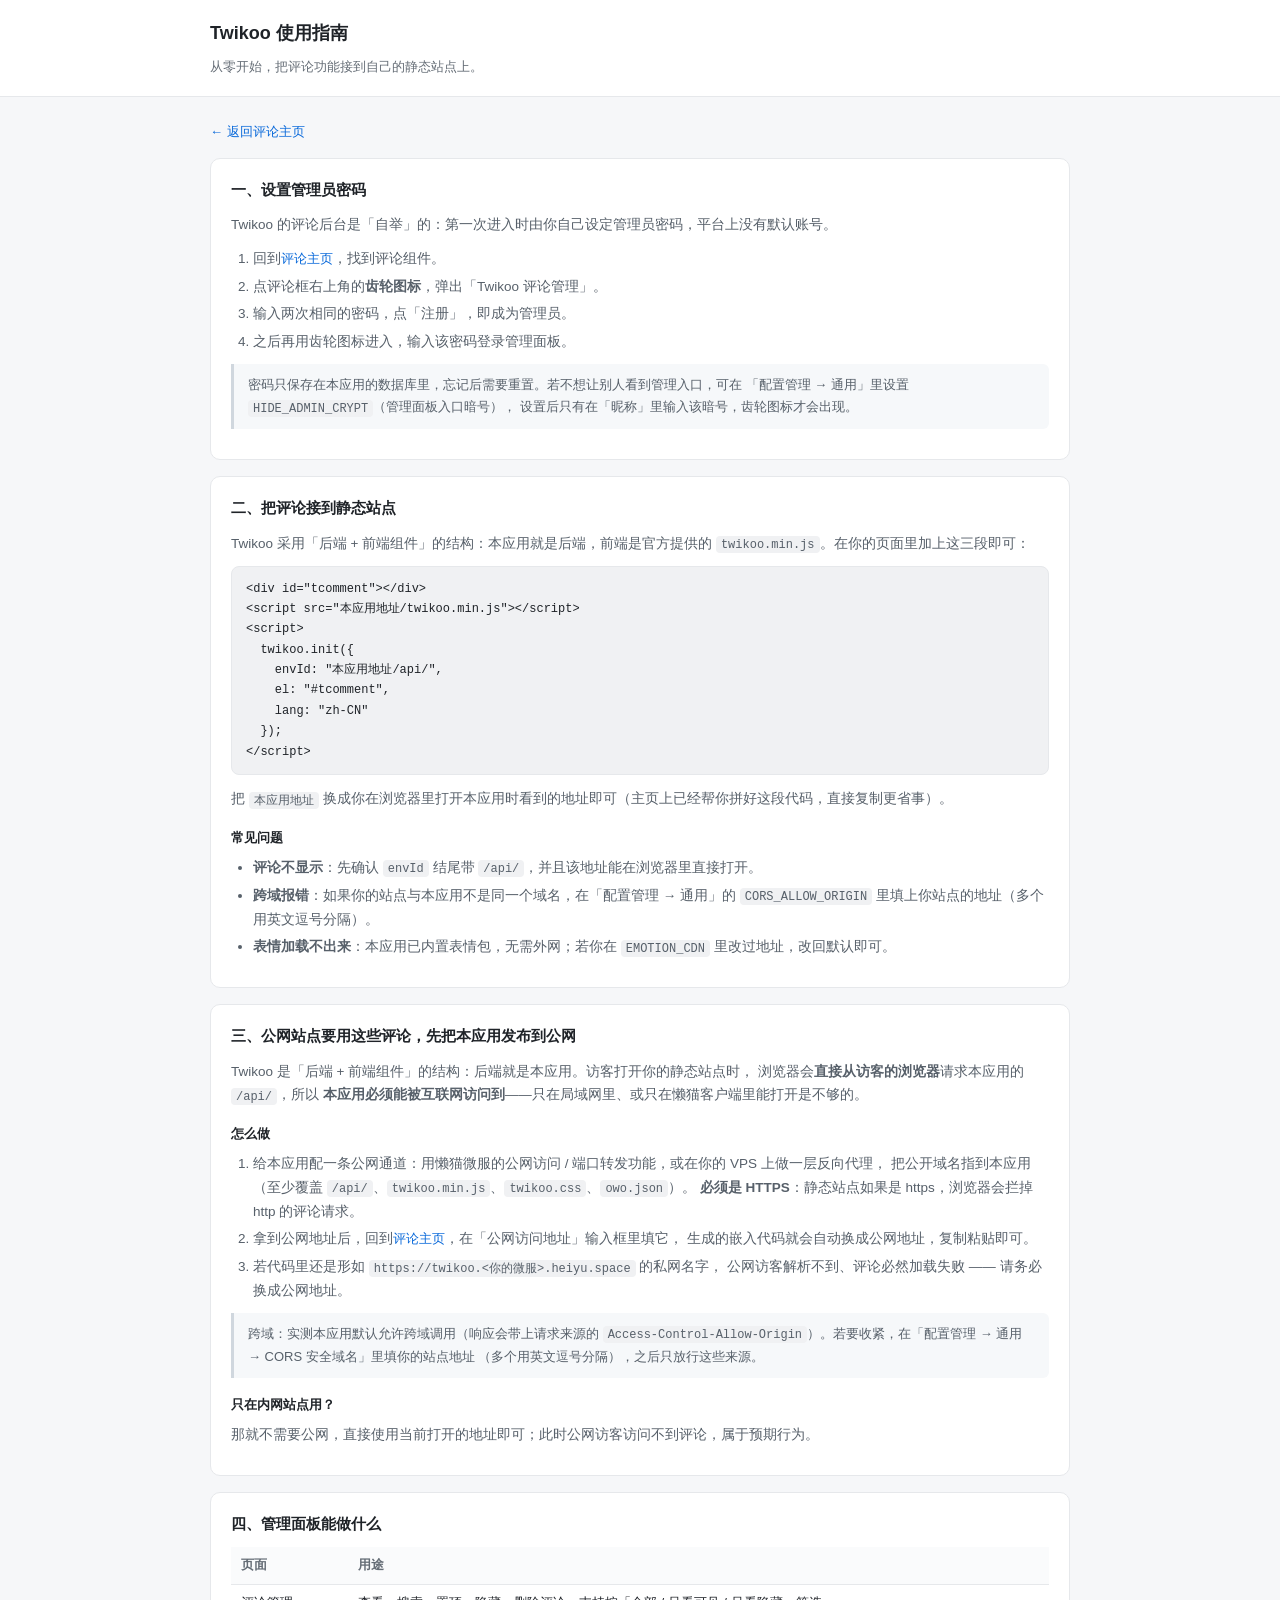
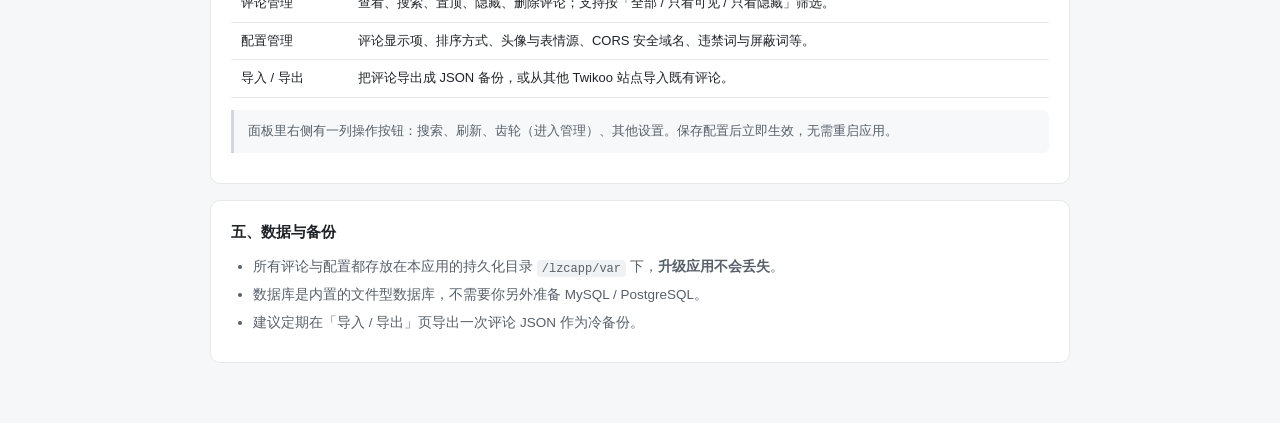
<file: content/guide.html>
<!DOCTYPE html>
<html lang="zh-CN">
<head>
  <meta charset="utf-8" />
  <meta name="viewport" content="width=device-width, initial-scale=1" />
  <link rel="icon" href="./favicon.png" />
  <title>Twikoo 使用指南</title>
  <style>
    :root { color-scheme: light dark; }
    * { box-sizing: border-box; }
    body {
      margin: 0;
      font-family: -apple-system, BlinkMacSystemFont, "Segoe UI", "PingFang SC",
        "Hiragino Sans GB", "Microsoft YaHei", sans-serif;
      background: #f6f7f9; color: #1f2328; line-height: 1.75;
    }
    header { background: #fff; border-bottom: 1px solid #e6e8eb; padding: 18px 20px; }
    .wrap { max-width: 860px; margin: 0 auto; }
    h1 { font-size: 18px; margin: 0 0 6px; font-weight: 600; }
    .sub { font-size: 13px; color: #656d76; margin: 0; }
    main { padding: 20px 20px 48px; }
    .back { display: inline-block; font-size: 13px; color: #0969da; text-decoration: none; margin-bottom: 14px; }
    .back:hover { text-decoration: underline; }
    section {
      background: #fff; border: 1px solid #e6e8eb;
      border-radius: 10px; padding: 18px 20px; margin-bottom: 16px;
    }
    h2 { font-size: 15px; margin: 0 0 10px; font-weight: 600; }
    h3 { font-size: 13px; margin: 16px 0 6px; font-weight: 600; color: #1f2328; }
    p, li { font-size: 13.5px; color: #57606a; }
    p { margin: 0 0 10px; }
    ul, ol { margin: 0 0 10px; padding-left: 22px; }
    li { margin-bottom: 4px; }
    code {
      font-family: ui-monospace, SFMono-Regular, Menlo, Consolas, monospace;
      font-size: 12px; background: #f0f1f3; border-radius: 4px; padding: 1.5px 5px;
    }
    pre {
      font-family: ui-monospace, SFMono-Regular, Menlo, Consolas, monospace;
      font-size: 12px; line-height: 1.7;
      background: #f0f1f3; border: 1px solid #e6e8eb;
      border-radius: 8px; padding: 12px 14px; overflow-x: auto; margin: 0 0 12px;
    }
    pre code { background: none; padding: 0; }
    table { width: 100%; border-collapse: collapse; font-size: 13px; margin: 0 0 12px; }
    th, td { text-align: left; padding: 7px 10px; border-bottom: 1px solid #e6e8eb; }
    th { color: #656d76; font-weight: 600; background: #fafbfc; }
    td code { font-size: 11.5px; }
    .note {
      font-size: 13px; color: #57606a;
      background: #f6f8fa; border-left: 3px solid #d0d7de;
      border-radius: 0 6px 6px 0; padding: 10px 14px; margin: 0 0 12px;
    }
    @media (prefers-color-scheme: dark) {
      body { background: #0d1117; color: #e6edf3; }
      header, section { background: #161b22; border-color: #30363d; }
      h3 { color: #e6edf3; }
      p, li { color: #9ba7b4; }
      code, pre { background: #21262d; border-color: #30363d; }
      th { background: #1c2128; color: #9ba7b4; }
      th, td { border-color: #30363d; }
      .note { background: #1c2128; border-left-color: #30363d; color: #9ba7b4; }
    }
  </style>
</head>
<body>
  <header>
    <div class="wrap">
      <h1>Twikoo 使用指南</h1>
      <p class="sub">从零开始，把评论功能接到自己的静态站点上。</p>
    </div>
  </header>
  <main>
    <div class="wrap">
      <a class="back" href="./">← 返回评论主页</a>

      <section>
        <h2>一、设置管理员密码</h2>
        <p>Twikoo 的评论后台是「自举」的：第一次进入时由你自己设定管理员密码，平台上没有默认账号。</p>
        <ol>
          <li>回到<a class="back" href="./" style="margin:0">评论主页</a>，找到评论组件。</li>
          <li>点评论框右上角的<b>齿轮图标</b>，弹出「Twikoo 评论管理」。</li>
          <li>输入两次相同的密码，点「注册」，即成为管理员。</li>
          <li>之后再用齿轮图标进入，输入该密码登录管理面板。</li>
        </ol>
        <div class="note">
          密码只保存在本应用的数据库里，忘记后需要重置。若不想让别人看到管理入口，可在
          「配置管理 → 通用」里设置 <code>HIDE_ADMIN_CRYPT</code>（管理面板入口暗号），
          设置后只有在「昵称」里输入该暗号，齿轮图标才会出现。
        </div>
      </section>

      <section>
        <h2>二、把评论接到静态站点</h2>
        <p>Twikoo 采用「后端 + 前端组件」的结构：本应用就是后端，前端是官方提供的 <code>twikoo.min.js</code>。在你的页面里加上这三段即可：</p>
        <pre><code>&lt;div id="tcomment"&gt;&lt;/div&gt;
&lt;script src="本应用地址/twikoo.min.js"&gt;&lt;/script&gt;
&lt;script&gt;
  twikoo.init({
    envId: "本应用地址/api/",
    el: "#tcomment",
    lang: "zh-CN"
  });
&lt;/script&gt;</code></pre>
        <p>把 <code>本应用地址</code> 换成你在浏览器里打开本应用时看到的地址即可（主页上已经帮你拼好这段代码，直接复制更省事）。</p>
        <h3>常见问题</h3>
        <ul>
          <li><b>评论不显示</b>：先确认 <code>envId</code> 结尾带 <code>/api/</code>，并且该地址能在浏览器里直接打开。</li>
          <li><b>跨域报错</b>：如果你的站点与本应用不是同一个域名，在「配置管理 → 通用」的 <code>CORS_ALLOW_ORIGIN</code> 里填上你站点的地址（多个用英文逗号分隔）。</li>
          <li><b>表情加载不出来</b>：本应用已内置表情包，无需外网；若你在 <code>EMOTION_CDN</code> 里改过地址，改回默认即可。</li>
        </ul>
      </section>

      <section>
        <h2>三、公网站点要用这些评论，先把本应用发布到公网</h2>
        <p>Twikoo 是「后端 + 前端组件」的结构：后端就是本应用。访客打开你的静态站点时，
          浏览器会<b>直接从访客的浏览器</b>请求本应用的 <code>/api/</code>，所以
          <b>本应用必须能被互联网访问到</b>——只在局域网里、或只在懒猫客户端里能打开是不够的。</p>
        <h3>怎么做</h3>
        <ol>
          <li>给本应用配一条公网通道：用懒猫微服的公网访问 / 端口转发功能，或在你的 VPS 上做一层反向代理，
            把公开域名指到本应用（至少覆盖 <code>/api/</code>、<code>twikoo.min.js</code>、<code>twikoo.css</code>、<code>owo.json</code>）。
            <b>必须是 HTTPS</b>：静态站点如果是 https，浏览器会拦掉 http 的评论请求。</li>
          <li>拿到公网地址后，回到<a class="back" href="./" style="margin:0">评论主页</a>，在「公网访问地址」输入框里填它，
            生成的嵌入代码就会自动换成公网地址，复制粘贴即可。</li>
          <li>若代码里还是形如 <code>https://twikoo.&lt;你的微服&gt;.heiyu.space</code> 的私网名字，
            公网访客解析不到、评论必然加载失败 —— 请务必换成公网地址。</li>
        </ol>
        <div class="note">跨域：实测本应用默认允许跨域调用（响应会带上请求来源的
          <code>Access-Control-Allow-Origin</code>）。若要收紧，在「配置管理 → 通用 → CORS 安全域名」里填你的站点地址
          （多个用英文逗号分隔），之后只放行这些来源。</div>
        <h3>只在内网站点用？</h3>
        <p>那就不需要公网，直接使用当前打开的地址即可；此时公网访客访问不到评论，属于预期行为。</p>
      </section>

      <section>
        <h2>四、管理面板能做什么</h2>
        <table>
          <thead>
            <tr><th>页面</th><th>用途</th></tr>
          </thead>
          <tbody>
            <tr><td>评论管理</td><td>查看、搜索、置顶、隐藏、删除评论；支持按「全部 / 只看可见 / 只看隐藏」筛选。</td></tr>
            <tr><td>配置管理</td><td>评论显示项、排序方式、头像与表情源、CORS 安全域名、违禁词与屏蔽词等。</td></tr>
            <tr><td>导入 / 导出</td><td>把评论导出成 JSON 备份，或从其他 Twikoo 站点导入既有评论。</td></tr>
          </tbody>
        </table>
        <div class="note">
          面板里右侧有一列操作按钮：搜索、刷新、齿轮（进入管理）、其他设置。保存配置后立即生效，无需重启应用。
        </div>
      </section>

      <section>
        <h2>五、数据与备份</h2>
        <ul>
          <li>所有评论与配置都存放在本应用的持久化目录 <code>/lzcapp/var</code> 下，<b>升级应用不会丢失</b>。</li>
          <li>数据库是内置的文件型数据库，不需要你另外准备 MySQL / PostgreSQL。</li>
          <li>建议定期在「导入 / 导出」页导出一次评论 JSON 作为冷备份。</li>
        </ul>
      </section>
    </div>
  </main>
</body>
</html>
</file>
